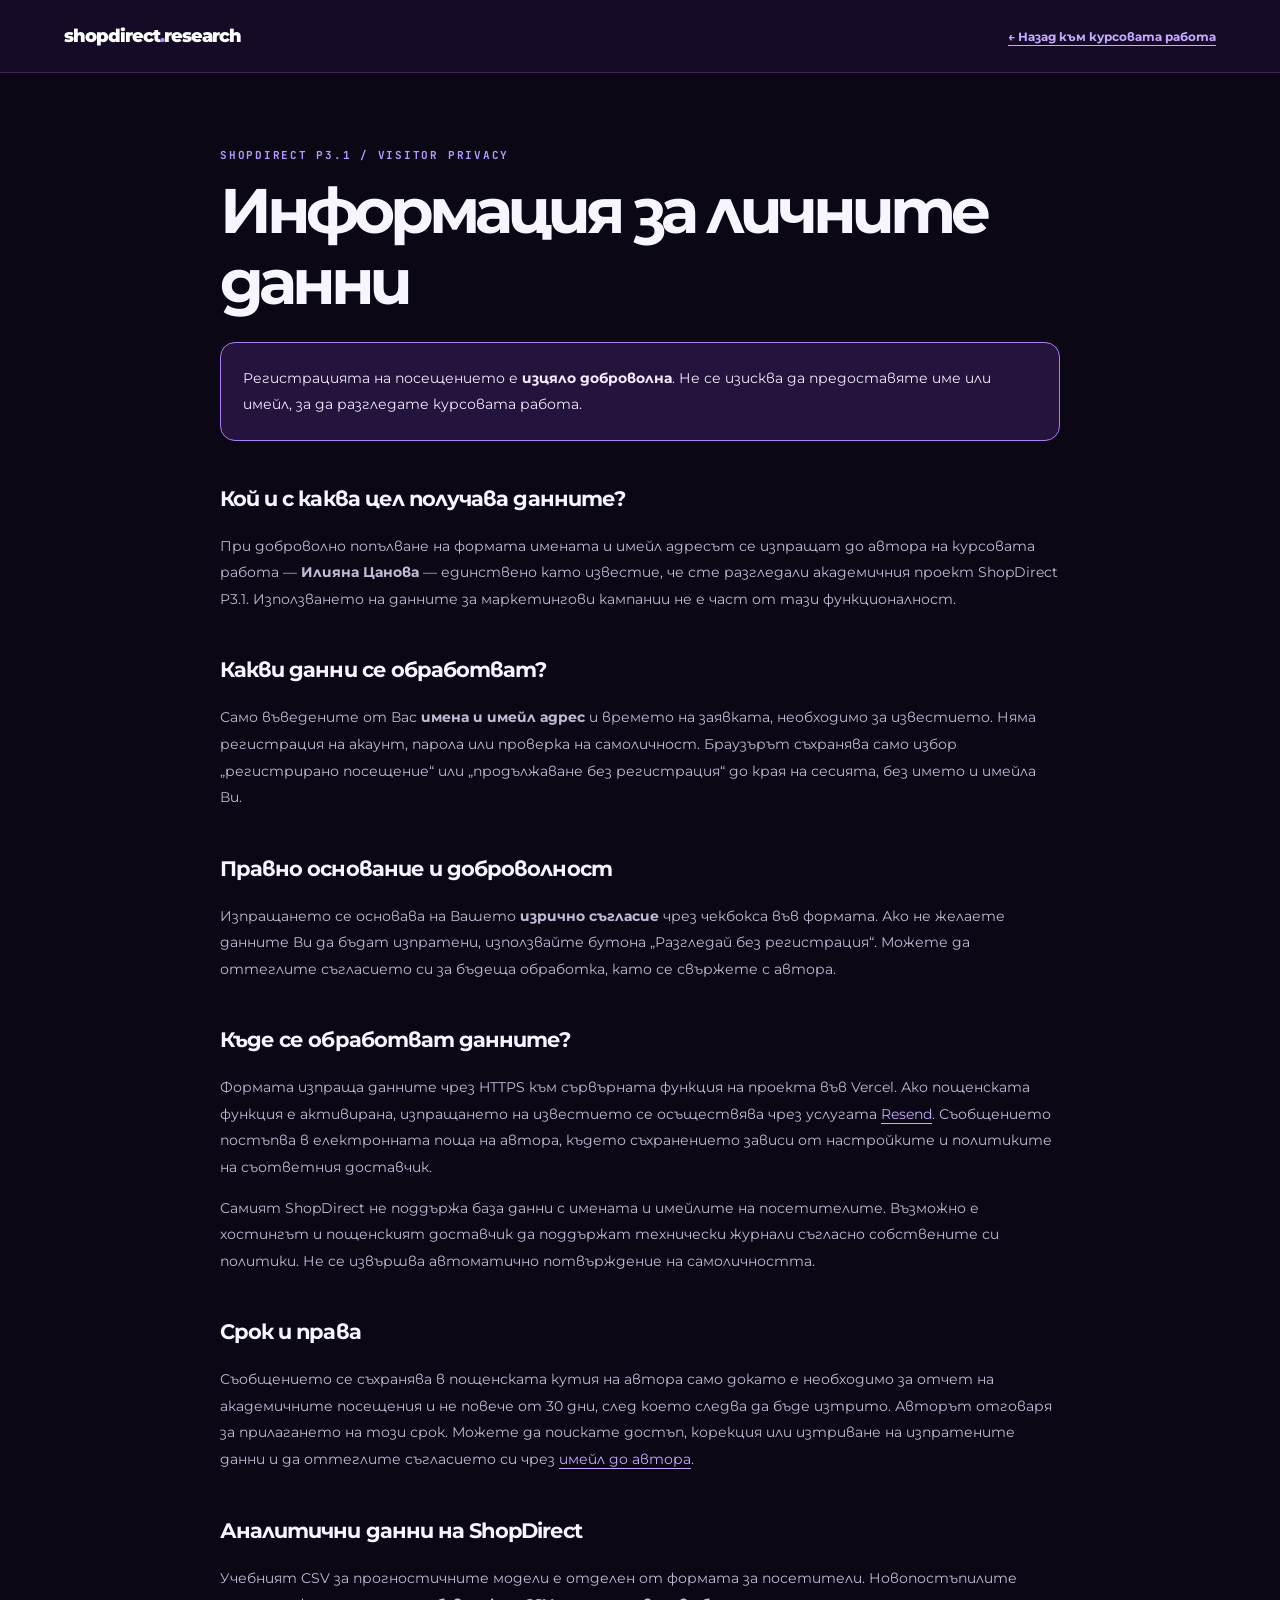
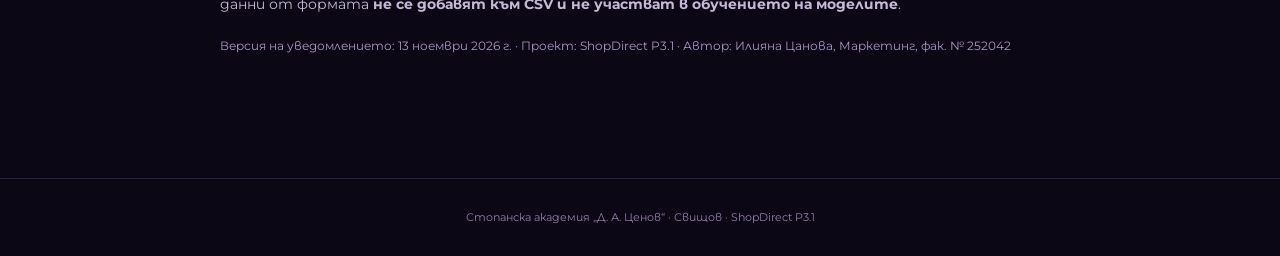
<file: public/privacy.html>
<!doctype html>
<html lang="bg"><head><meta charset="utf-8"><meta name="viewport" content="width=device-width,initial-scale=1">
<meta name="theme-color" content="#0b0714">
<meta name="robots" content="noindex,follow">
<title>Информация за личните данни · ShopDirect P3.1</title>
<link rel="preconnect" href="https://fonts.googleapis.com"><link rel="preconnect" href="https://fonts.gstatic.com" crossorigin>
<link href="https://fonts.googleapis.com/css2?family=Montserrat:wght@400;500;600;700;800;900&family=JetBrains+Mono:wght@400;500&display=swap" rel="stylesheet">
<style>
*{box-sizing:border-box}body{margin:0;background:#0b0714;color:#f7f5ff;font:400 14px/1.9 Montserrat,sans-serif}
a{color:#c7aaff;text-decoration:underline;text-underline-offset:4px}
header{border-bottom:1px solid #6f468b77;background:#160b27;padding:19px clamp(20px,5vw,85px);display:flex;align-items:center;justify-content:space-between;gap:20px}
.logo{font-size:18px;color:#fff;font-weight:850;text-decoration:none;letter-spacing:-.055em}.logo span{color:#af85ff}
header a:last-child{font:700 12px Montserrat,sans-serif}
main{width:min(840px,calc(100% - 36px));margin:75px auto 120px}
.eyebrow{font:700 11px "JetBrains Mono",monospace;color:#b69aff;letter-spacing:.16em}
h1{font-size:clamp(34px,6vw,63px);letter-spacing:-.08em;line-height:1.13;margin:13px 0 24px}
h2{font-size:21px;letter-spacing:-.045em;margin:38px 0 12px}
p,li{color:#c5b9d7}li{margin-bottom:8px}
.notice{border:1px solid #ac7efa;background:#24133d;padding:22px;border-radius:15px;color:#f3eaff}
small{color:#ac95c4}
footer{text-align:center;padding:28px;border-top:1px solid #694c885c;color:#977eac;font-size:11px}
</style></head>
<body><header><a class="logo" href="/">shopdirect<span>.</span>research</a><a href="/">← Назад към курсовата работа</a></header>
<main>
<div class="eyebrow">SHOPDIRECT P3.1 / VISITOR PRIVACY</div>
<h1>Информация за личните данни</h1>
<div class="notice">Регистрацията на посещението е <strong>изцяло доброволна</strong>. Не се изисква да предоставяте име или имейл, за да разгледате курсовата работа.</div>
<h2>Кой и с каква цел получава данните?</h2>
<p>При доброволно попълване на формата имената и имейл адресът се изпращат до автора на курсовата работа — <strong>Илияна Цанова</strong> — единствено като известие, че сте разгледали академичния проект ShopDirect P3.1. Използването на данните за маркетингови кампании не е част от тази функционалност.</p>
<h2>Какви данни се обработват?</h2>
<p>Само въведените от Вас <strong>имена и имейл адрес</strong> и времето на заявката, необходимо за известието. Няма регистрация на акаунт, парола или проверка на самоличност. Браузърът съхранява само избор „регистрирано посещение“ или „продължаване без регистрация“ до края на сесията, без името и имейла Ви.</p>
<h2>Правно основание и доброволност</h2>
<p>Изпращането се основава на Вашето <strong>изрично съгласие</strong> чрез чекбокса във формата. Ако не желаете данните Ви да бъдат изпратени, използвайте бутона „Разгледай без регистрация“. Можете да оттеглите съгласието си за бъдеща обработка, като се свържете с автора.</p>
<h2>Къде се обработват данните?</h2>
<p>Формата изпраща данните чрез HTTPS към сървърната функция на проекта във Vercel. Ако пощенската функция е активирана, изпращането на известието се осъществява чрез услугата <a href="https://resend.com/legal/privacy-policy" rel="noopener noreferrer" target="_blank">Resend</a>. Съобщението постъпва в електронната поща на автора, където съхранението зависи от настройките и политиките на съответния доставчик.</p>
<p>Самият ShopDirect не поддържа база данни с имената и имейлите на посетителите. Възможно е хостингът и пощенският доставчик да поддържат технически журнали съгласно собствените си политики. Не се извършва автоматично потвърждение на самоличността.</p>
<h2>Срок и права</h2>
<p>Съобщението се съхранява в пощенската кутия на автора само докато е необходимо за отчет на академичните посещения и не повече от 30 дни, след което следва да бъде изтрито. Авторът отговаря за прилагането на този срок. Можете да поискате достъп, корекция или изтриване на изпратените данни и да оттеглите съгласието си чрез <a href="mailto:iliyana.tsanova1@gmail.com?subject=ShopDirect%20P3.1%20-%20лични%20данни">имейл до автора</a>.</p>
<h2>Аналитични данни на ShopDirect</h2>
<p>Учебният CSV за прогностичните модели е отделен от формата за посетители. Новопостъпилите данни от формата <strong>не се добавят към CSV и не участват в обучението на моделите</strong>.</p>
<p><small>Версия на уведомлението: 13 ноември 2026 г. · Проект: ShopDirect P3.1 · Автор: Илияна Цанова, Маркетинг, фак. № 252042</small></p>
</main><footer>Стопанска академия „Д. А. Ценов“ · Свищов · ShopDirect P3.1</footer></body></html>
</file>
